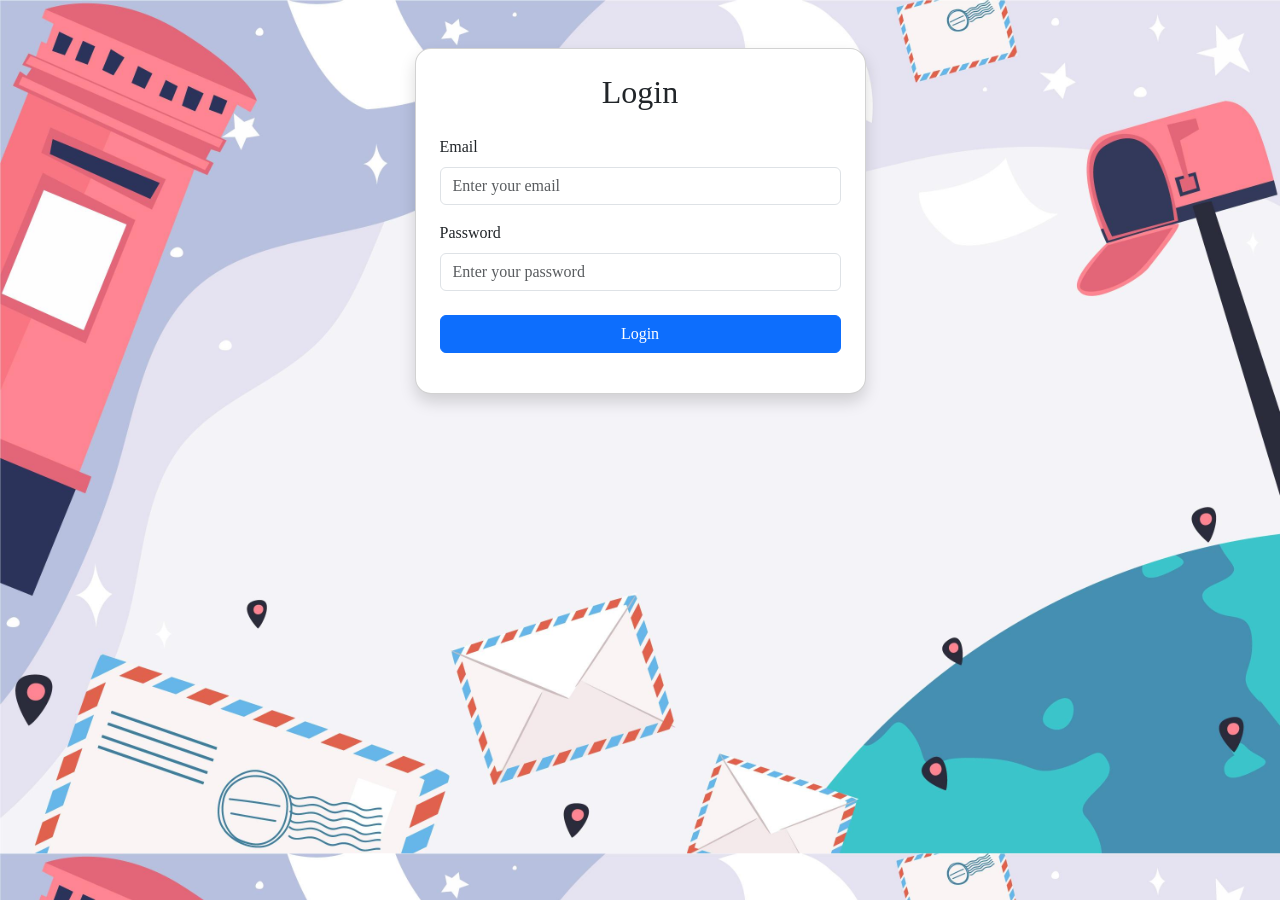
<file: admin_log.html>
<!DOCTYPE html>
<html lang="en">
<head>
    <meta charset="UTF-8">
    <meta name="viewport" content="width=device-width, initial-scale=1.0">
    <title>Admin Login | Online News Clippings System</title>
    <link href="https://cdn.jsdelivr.net/npm/bootstrap@5.3.3/dist/css/bootstrap.min.css" rel="stylesheet">     

    <style>
        body{
            font-family: 'Times New Roman';
            background-image: url(media/bg3.jpg);
            background-size: cover;
        }
    </style>

</head>
<body>

    <div class="container py-5">
        <div class="row justify-content-center">
            <div class="col-md-6 col-lg-5">
                <div class="card shadow rounded-4">
                    <div class="card-body p-4">
                        <h2 class="text-center mb-4">Login</h2>
                        <form action="/" method="post">
                            <div class="mb-3">
                                <label for="email" class="form-label">Email</label>
                                <input type="email" id="email" name="email" class="form-control" placeholder="Enter your email" required>
                            </div>

                            <div class="mb-4">
                                <label for="password" class="form-label">Password</label>
                                <input type="password" id="password" name="password" class="form-control" placeholder="Enter your password" required>
                            </div>

                            <div class="d-grid mb-3">
                                <button type="submit" class="btn btn-primary">Login</button>
                            </div>
                        </form>
                    </div>
                </div>
            </div>
        </div>
    </div>

</body>
</html>
</file>
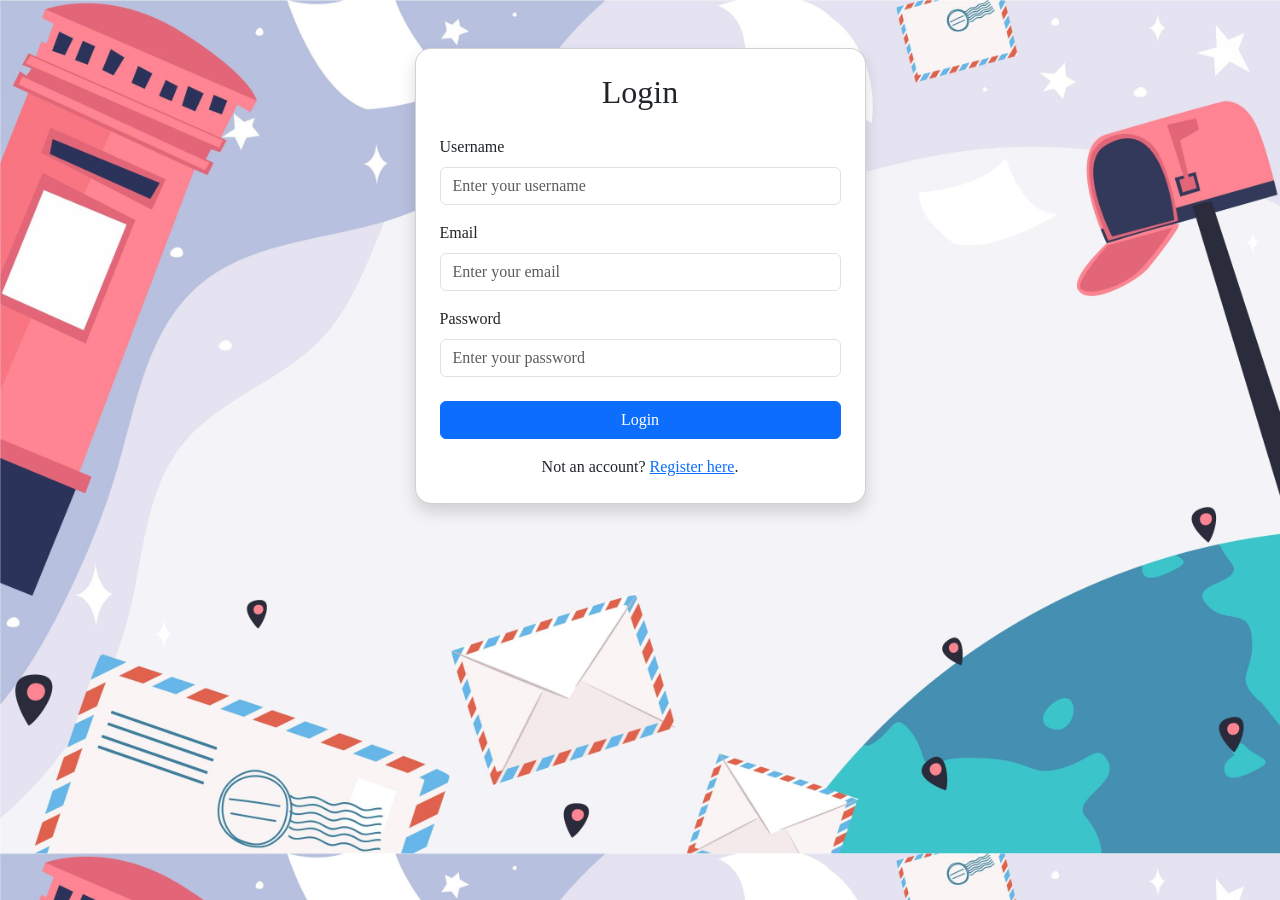
<file: user_log.html>
<!DOCTYPE html>
<html lang="en">
<head>
    <meta charset="UTF-8">
    <meta name="viewport" content="width=device-width, initial-scale=1.0">
    <title>User Login | Online News Clippings System</title>
    <link href="https://cdn.jsdelivr.net/npm/bootstrap@5.3.3/dist/css/bootstrap.min.css" rel="stylesheet">

    <style>
        body{
            background-image: url(media/bg3.jpg);
            background-size: cover;
            font-family: 'Times New Roman';
        }
    </style>

</head>
<body>

    <div class="container py-5">
        <div class="row justify-content-center">
            <div class="col-md-6 col-lg-5">
                <div class="card shadow rounded-4">
                    <div class="card-body p-4">
                        <h2 class="text-center mb-4">Login</h2>
                        <form action="/" method="post">

                            <div class="mb-3">
                                <label for="uname" class="form-label">Username</label>
                                <input type="text" id="uname" name="uname" class="form-control" placeholder="Enter your username" required>
                            </div>

                            <div class="mb-3">
                                <label for="email" class="form-label">Email</label>
                                <input type="email" id="email" name="email" class="form-control" placeholder="Enter your email" required>
                            </div>

                            <div class="mb-4">
                                <label for="password" class="form-label">Password</label>
                                <input type="password" id="password" name="password" class="form-control" placeholder="Enter your password" required>
                            </div>

                            <div class="d-grid mb-3">
                                <button type="submit" class="btn btn-primary">Login</button>
                            </div>

                            <div class="text-center">
                                <p class="mb-0">Not an account? <a href="user_reg.html">Register here</a>.</p>
                            </div>

                        </form>
                    </div>
                </div>
            </div>
        </div>
    </div>

</body>
</html>
</file>
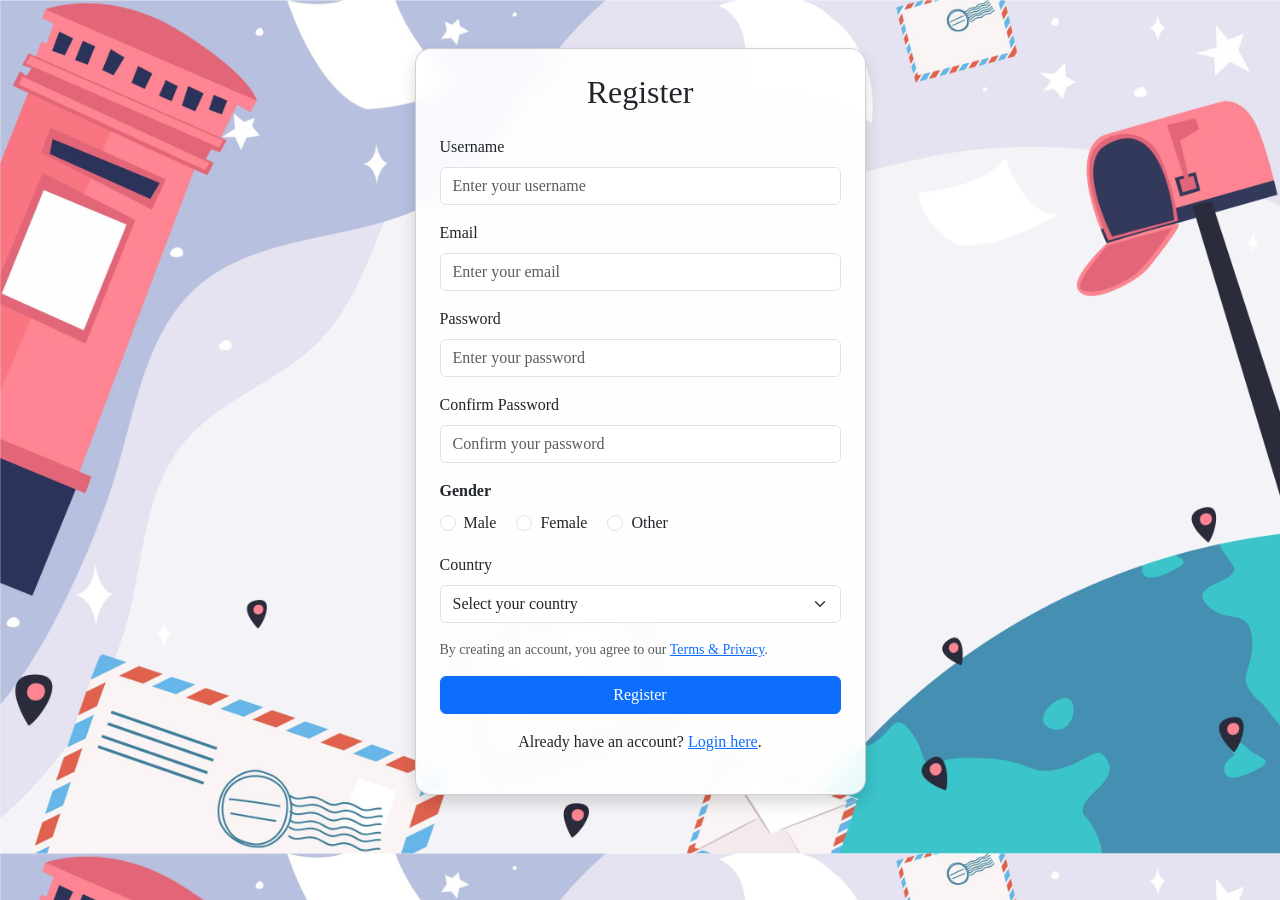
<file: user_reg.html>
<!DOCTYPE html>
<html lang="en">
<head>
    <meta charset="UTF-8" />
    <meta name="viewport" content="width=device-width, initial-scale=1.0"/>
    <title>User Registration | Online News Clippings System</title>
    <link href="https://cdn.jsdelivr.net/npm/bootstrap@5.3.3/dist/css/bootstrap.min.css" rel="stylesheet"/>

    <style>
        body {
        font-family: "Times New Roman";
        background-image: url(media/bg3.jpg);        
        background-size: cover;
        }

        .card {
        backdrop-filter: blur(10px);
        background-color: rgba(255, 255, 255, 0.9);
        }
    </style>

</head>
<body>

    <div class="container py-5">
        <div class="row justify-content-center">
            <div class="col-md-6 col-lg-5">
                <div class="card shadow rounded-4">
                    <div class="card-body p-4">
                        <h2 class="text-center mb-4">Register</h2>
                        <form action="/" method="post">
                            <div class="mb-3">
                                <label for="uname" class="form-label">Username</label>
                                <input type="text" class="form-control" id="uname" name="uname" placeholder="Enter your username" required>
                            </div>
            
                            <div class="mb-3">
                                <label for="email" class="form-label">Email</label>
                                <input type="email" class="form-control" id="email" name="email" placeholder="Enter your email" required>
                            </div>
            
                            <div class="mb-3">
                                <label for="password" class="form-label">Password</label>
                                <input type="password" class="form-control" id="password" name="password" placeholder="Enter your password" required>
                            </div>
            
                            <div class="mb-3">
                                <label for="conf_password" class="form-label">Confirm Password</label>
                                <input type="password" class="form-control" id="conf_password" name="conf_password" placeholder="Confirm your password" required>
                            </div>

                            <div class="mb-3">
                                <label class="form-label d-block"><strong>Gender</strong></label>
                                <div class="form-check form-check-inline">
                                    <input class="form-check-input" type="radio" name="gender" id="male" value="male" required>
                                    <label class="form-check-label" for="male">Male</label>
                                </div>
                                <div class="form-check form-check-inline">
                                    <input class="form-check-input" type="radio" name="gender" id="female" value="female">
                                    <label class="form-check-label" for="female">Female</label>
                                </div>
                                <div class="form-check form-check-inline">
                                    <input class="form-check-input" type="radio" name="gender" id="other" value="other">
                                    <label class="form-check-label" for="other">Other</label>
                                </div>
                            </div>

                            <div class="mb-3">
                                <label for="country" class="form-label">Country</label>
                                <select class="form-select" name="country" id="country" required>
                                    <option value="" disabled selected>Select your country</option>
                                    <option value="India">India</option>
                                    <option value="USA">USA</option>
                                    <option value="Australia">Australia</option>
                                    <option value="New Zealand">New Zealand</option>
                                </select>
                            </div>

                            <p class="small text-muted mb-3">By creating an account, you agree to our <a href="#">Terms & Privacy</a>.</p>

                            <div class="d-grid mb-3">
                                <button type="submit" class="btn btn-primary">Register</button>
                            </div>

                            <div class="text-center">
                                <p>Already have an account? <a href="user_log.html">Login here</a>.</p>
                            </div>

                        </form>
                    </div>
                </div>
            </div>
        </div>
    </div>

</body>
</html>
</file>
